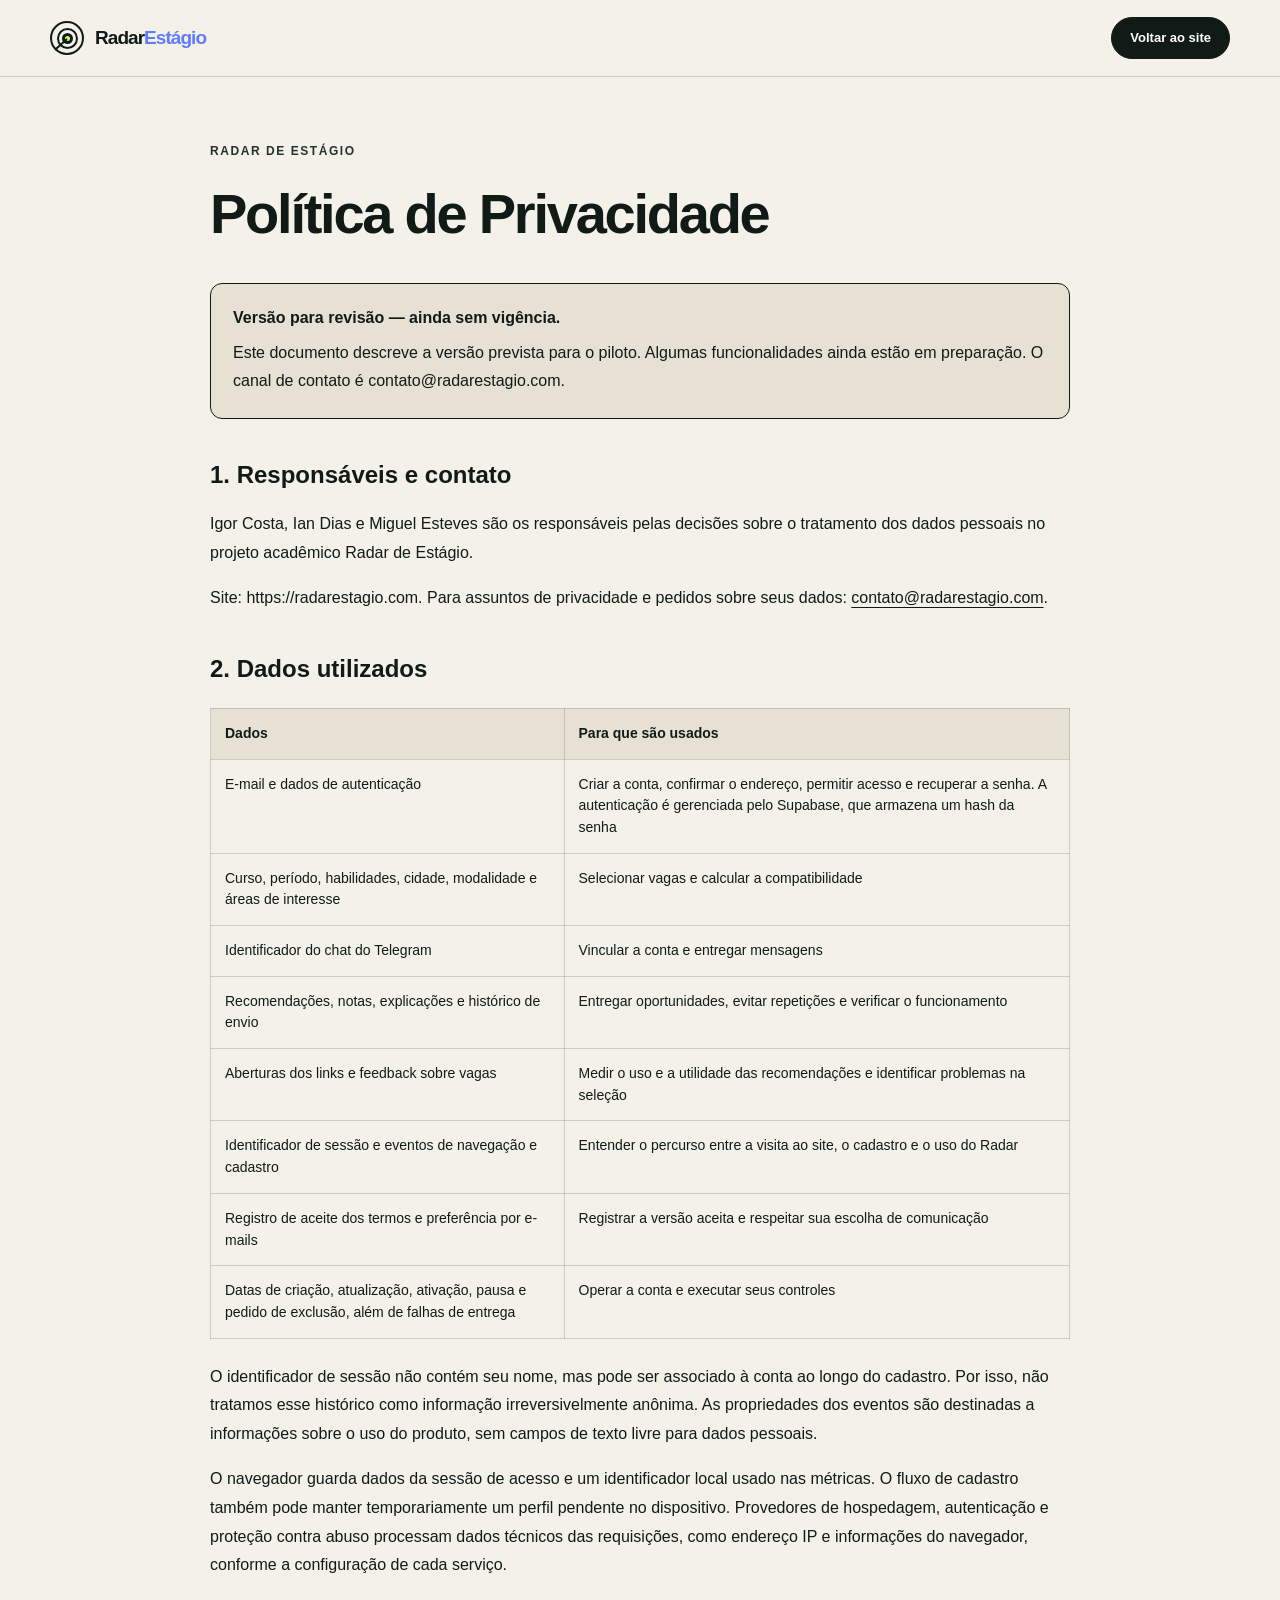
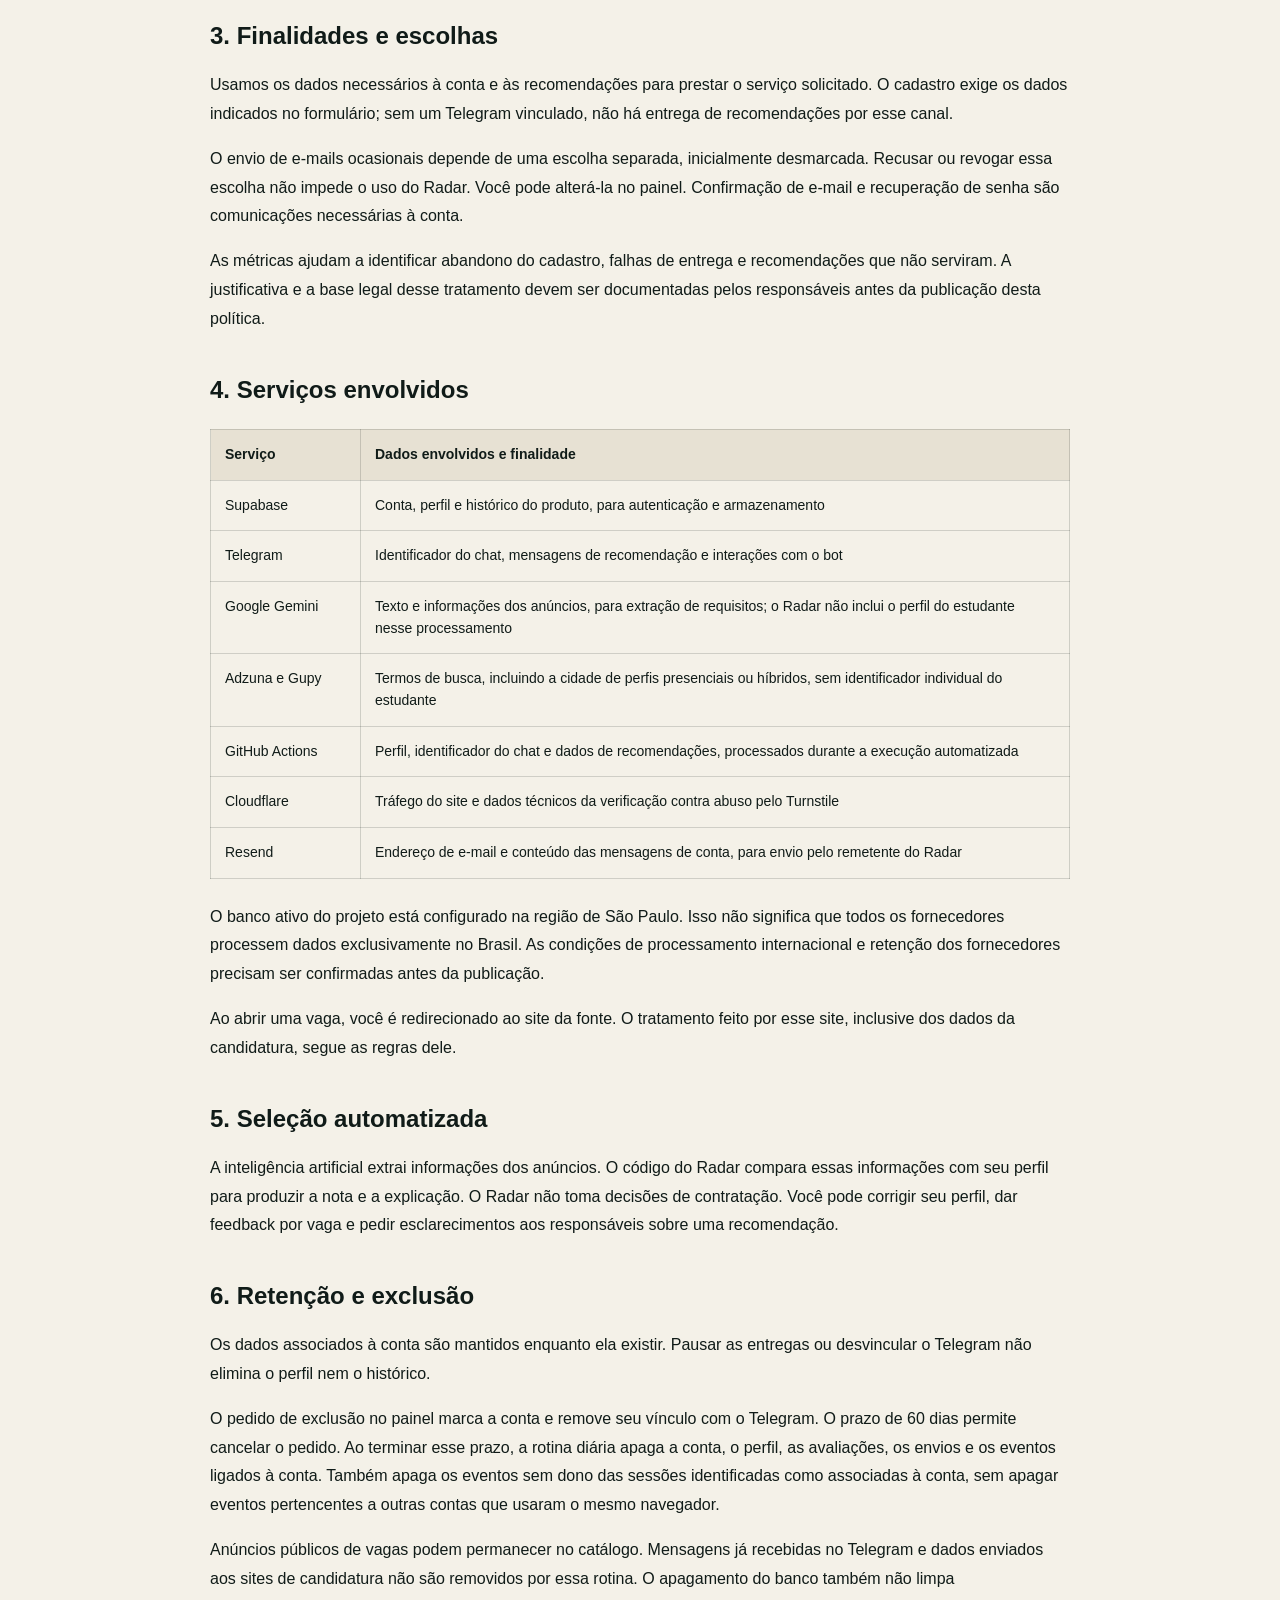
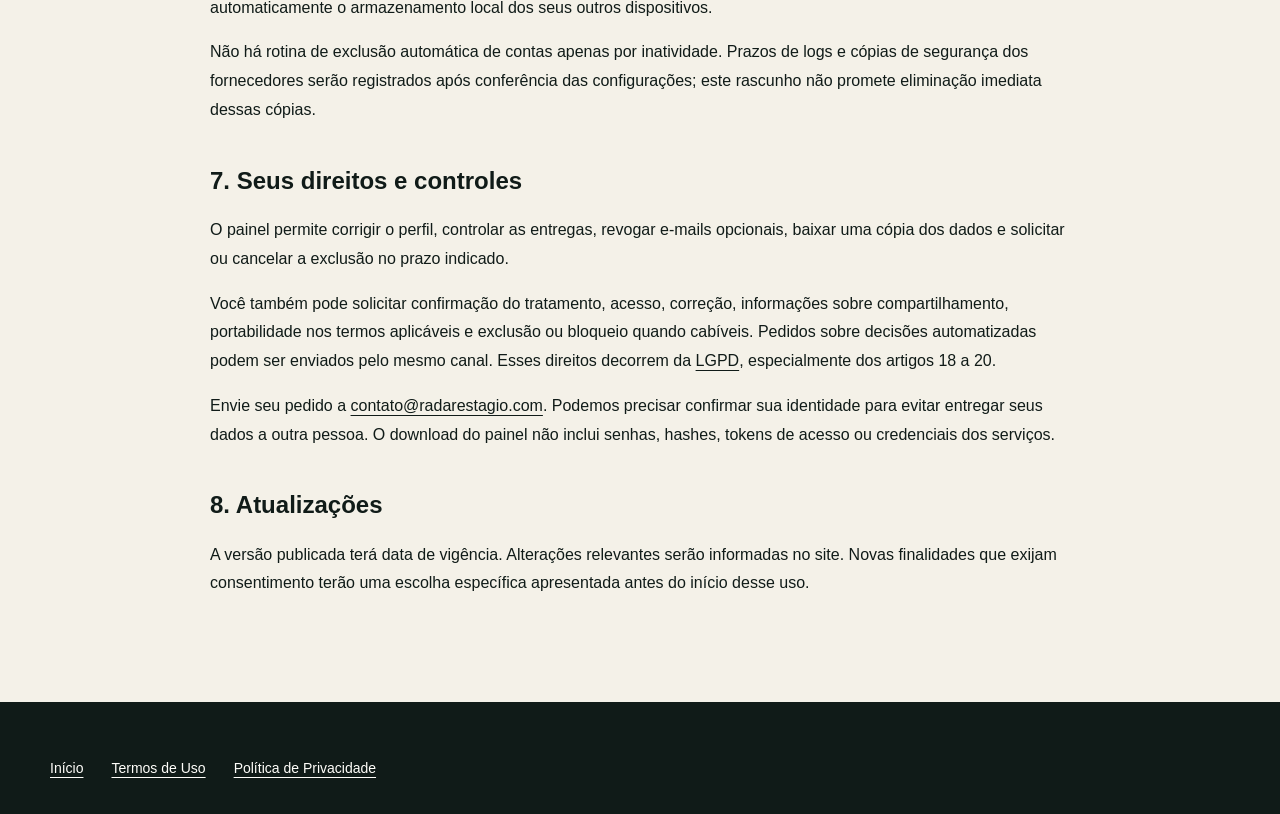
<file: web/privacidade.html>
<!doctype html>
<html lang="pt-BR">
  <head>
    <meta charset="utf-8" />
    <meta name="viewport" content="width=device-width, initial-scale=1" />
    <meta name="theme-color" content="#101b18" />
    <meta name="robots" content="noindex" />
    <title>Política de Privacidade — Radar de Estágio</title>
    <link rel="stylesheet" href="assets/styles.css" />
  </head>
  <body>
    <a class="skip-link" href="#conteudo">Pular para o conteúdo</a>
    <header class="site-header">
      <div class="container header-inner">
        <a class="brand" href="index.html" aria-label="Radar de Estágio, início"><span class="radar-mark" aria-hidden="true"><i></i></span><span>Radar<span>Estágio</span></span></a>
        <a class="button button-small" href="index.html">Voltar ao site</a>
      </div>
    </header>
    <main class="container legal-document" id="conteudo">
      <p class="eyebrow">Radar de Estágio</p>
      <h1>Política de Privacidade</h1>
      <aside class="legal-notice" aria-label="Situação do documento"><strong>Versão para revisão — ainda sem vigência.</strong><p>Este documento descreve a versão prevista para o piloto. Algumas funcionalidades ainda estão em preparação. O canal de contato é contato@radarestagio.com.</p></aside>
      <h2>1. Responsáveis e contato</h2>
<p>Igor Costa, Ian Dias e Miguel Esteves são os responsáveis pelas decisões sobre o tratamento
dos dados pessoais no projeto acadêmico Radar de Estágio.</p>
<p>Site: https://radarestagio.com.
Para assuntos de privacidade e pedidos sobre seus dados: <a href="mailto:contato@radarestagio.com">contato@radarestagio.com</a>.</p>
<h2>2. Dados utilizados</h2>
<div class="legal-table" role="region" aria-label="Tabela de dados e finalidades" tabindex="0"><table>
<thead>
<tr>
<th>Dados</th>
<th>Para que são usados</th>
</tr>
</thead>
<tbody>
<tr>
<td>E-mail e dados de autenticação</td>
<td>Criar a conta, confirmar o endereço, permitir acesso e recuperar a senha. A autenticação é gerenciada pelo Supabase, que armazena um hash da senha</td>
</tr>
<tr>
<td>Curso, período, habilidades, cidade, modalidade e áreas de interesse</td>
<td>Selecionar vagas e calcular a compatibilidade</td>
</tr>
<tr>
<td>Identificador do chat do Telegram</td>
<td>Vincular a conta e entregar mensagens</td>
</tr>
<tr>
<td>Recomendações, notas, explicações e histórico de envio</td>
<td>Entregar oportunidades, evitar repetições e verificar o funcionamento</td>
</tr>
<tr>
<td>Aberturas dos links e feedback sobre vagas</td>
<td>Medir o uso e a utilidade das recomendações e identificar problemas na seleção</td>
</tr>
<tr>
<td>Identificador de sessão e eventos de navegação e cadastro</td>
<td>Entender o percurso entre a visita ao site, o cadastro e o uso do Radar</td>
</tr>
<tr>
<td>Registro de aceite dos termos e preferência por e-mails</td>
<td>Registrar a versão aceita e respeitar sua escolha de comunicação</td>
</tr>
<tr>
<td>Datas de criação, atualização, ativação, pausa e pedido de exclusão, além de falhas de entrega</td>
<td>Operar a conta e executar seus controles</td>
</tr>
</tbody>
</table></div>
<p>O identificador de sessão não contém seu nome, mas pode ser associado à conta ao longo do
cadastro. Por isso, não tratamos esse histórico como informação irreversivelmente anônima.
As propriedades dos eventos são destinadas a informações sobre o uso do produto, sem campos
de texto livre para dados pessoais.</p>
<p>O navegador guarda dados da sessão de acesso e um identificador local usado nas métricas.
O fluxo de cadastro também pode manter temporariamente um perfil pendente no dispositivo.
Provedores de hospedagem, autenticação e proteção contra abuso processam dados técnicos das
requisições, como endereço IP e informações do navegador, conforme a configuração de cada
serviço.</p>
<h2>3. Finalidades e escolhas</h2>
<p>Usamos os dados necessários à conta e às recomendações para prestar o serviço solicitado.
O cadastro exige os dados indicados no formulário; sem um Telegram vinculado, não há entrega
de recomendações por esse canal.</p>
<p>O envio de e-mails ocasionais depende de uma escolha separada, inicialmente desmarcada.
Recusar ou revogar essa escolha não impede o uso do Radar. Você pode alterá-la no painel.
Confirmação de e-mail e recuperação de senha são comunicações necessárias à conta.</p>
<p>As métricas ajudam a identificar abandono do cadastro, falhas de entrega e recomendações que
não serviram. A justificativa e a base legal desse tratamento devem ser documentadas pelos
responsáveis antes da publicação desta política.</p>
<h2>4. Serviços envolvidos</h2>
<div class="legal-table" role="region" aria-label="Tabela de dados e finalidades" tabindex="0"><table>
<thead>
<tr>
<th>Serviço</th>
<th>Dados envolvidos e finalidade</th>
</tr>
</thead>
<tbody>
<tr>
<td>Supabase</td>
<td>Conta, perfil e histórico do produto, para autenticação e armazenamento</td>
</tr>
<tr>
<td>Telegram</td>
<td>Identificador do chat, mensagens de recomendação e interações com o bot</td>
</tr>
<tr>
<td>Google Gemini</td>
<td>Texto e informações dos anúncios, para extração de requisitos; o Radar não inclui o perfil do estudante nesse processamento</td>
</tr>
<tr>
<td>Adzuna e Gupy</td>
<td>Termos de busca, incluindo a cidade de perfis presenciais ou híbridos, sem identificador individual do estudante</td>
</tr>
<tr>
<td>GitHub Actions</td>
<td>Perfil, identificador do chat e dados de recomendações, processados durante a execução automatizada</td>
</tr>
<tr>
<td>Cloudflare</td>
<td>Tráfego do site e dados técnicos da verificação contra abuso pelo Turnstile</td>
</tr>
<tr>
<td>Resend</td>
<td>Endereço de e-mail e conteúdo das mensagens de conta, para envio pelo remetente do Radar</td>
</tr>
</tbody>
</table></div>
<p>O banco ativo do projeto está configurado na região de São Paulo. Isso não significa que todos
os fornecedores processem dados exclusivamente no Brasil. As condições de processamento
internacional e retenção dos fornecedores precisam ser confirmadas antes da publicação.</p>
<p>Ao abrir uma vaga, você é redirecionado ao site da fonte. O tratamento feito por esse site,
inclusive dos dados da candidatura, segue as regras dele.</p>
<h2>5. Seleção automatizada</h2>
<p>A inteligência artificial extrai informações dos anúncios. O código do Radar compara essas
informações com seu perfil para produzir a nota e a explicação. O Radar não toma decisões de
contratação. Você pode corrigir seu perfil, dar feedback por vaga e pedir esclarecimentos aos
responsáveis sobre uma recomendação.</p>
<h2>6. Retenção e exclusão</h2>
<p>Os dados associados à conta são mantidos enquanto ela existir. Pausar as entregas ou
desvincular o Telegram não elimina o perfil nem o histórico.</p>
<p>O pedido de exclusão no painel marca a conta e remove seu vínculo com o Telegram. O prazo de
60 dias permite cancelar o pedido. Ao terminar esse prazo, a rotina diária apaga a conta,
o perfil, as avaliações, os envios e os eventos ligados à conta. Também apaga os eventos sem
dono das sessões identificadas como associadas à conta, sem apagar eventos pertencentes a
outras contas que usaram o mesmo navegador.</p>
<p>Anúncios públicos de vagas podem permanecer no catálogo. Mensagens já recebidas no Telegram
e dados enviados aos sites de candidatura não são removidos por essa rotina. O apagamento do
banco também não limpa automaticamente o armazenamento local dos seus outros dispositivos.</p>
<p>Não há rotina de exclusão automática de contas apenas por inatividade. Prazos de logs e cópias
de segurança dos fornecedores serão registrados após conferência das configurações; este
rascunho não promete eliminação imediata dessas cópias.</p>
<h2>7. Seus direitos e controles</h2>
<p>O painel permite corrigir o perfil, controlar as entregas, revogar e-mails opcionais, baixar
uma cópia dos dados e solicitar ou cancelar a exclusão no prazo indicado.</p>
<p>Você também pode solicitar confirmação do tratamento, acesso, correção, informações sobre
compartilhamento, portabilidade nos termos aplicáveis e exclusão ou bloqueio quando cabíveis.
Pedidos sobre decisões automatizadas podem ser enviados pelo mesmo canal. Esses direitos
decorrem da <a href="https://www.planalto.gov.br/ccivil_03/_ato2015-2018/2018/lei/l13709compilado.htm">LGPD</a>,
especialmente dos artigos 18 a 20.</p>
<p>Envie seu pedido a <a href="mailto:contato@radarestagio.com">contato@radarestagio.com</a>. Podemos precisar confirmar sua identidade para
evitar entregar seus dados a outra pessoa. O download do painel não inclui senhas, hashes,
tokens de acesso ou credenciais dos serviços.</p>
<h2>8. Atualizações</h2>
<p>A versão publicada terá data de vigência. Alterações relevantes serão informadas no site.
Novas finalidades que exijam consentimento terão uma escolha específica apresentada antes
do início desse uso.</p>
    </main>
    <footer class="site-footer">
      <nav class="container legal-links" aria-label="Documentos e navegação">
        <a href="index.html">Início</a>
        <a href="termos.html">Termos de Uso</a>
        <a href="privacidade.html">Política de Privacidade</a>
      </nav>
    </footer>
  </body>
</html>
</file>
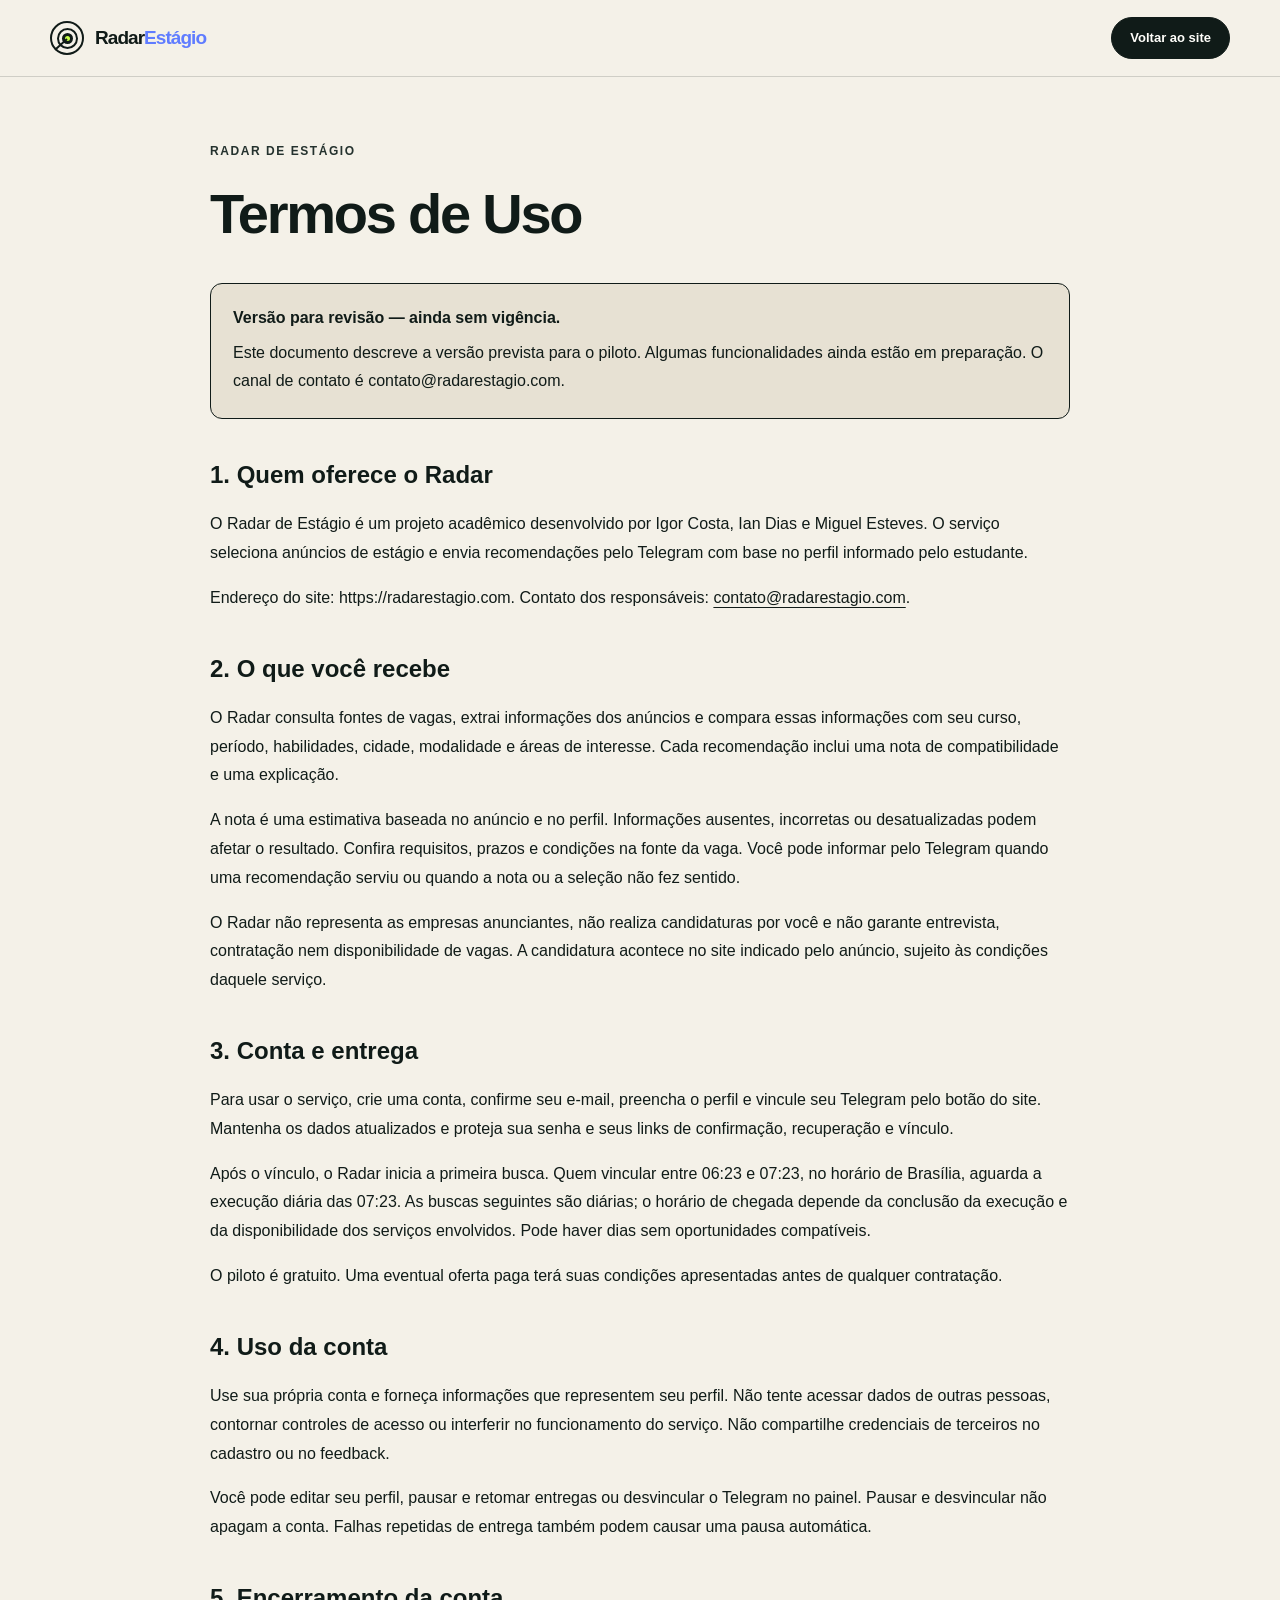
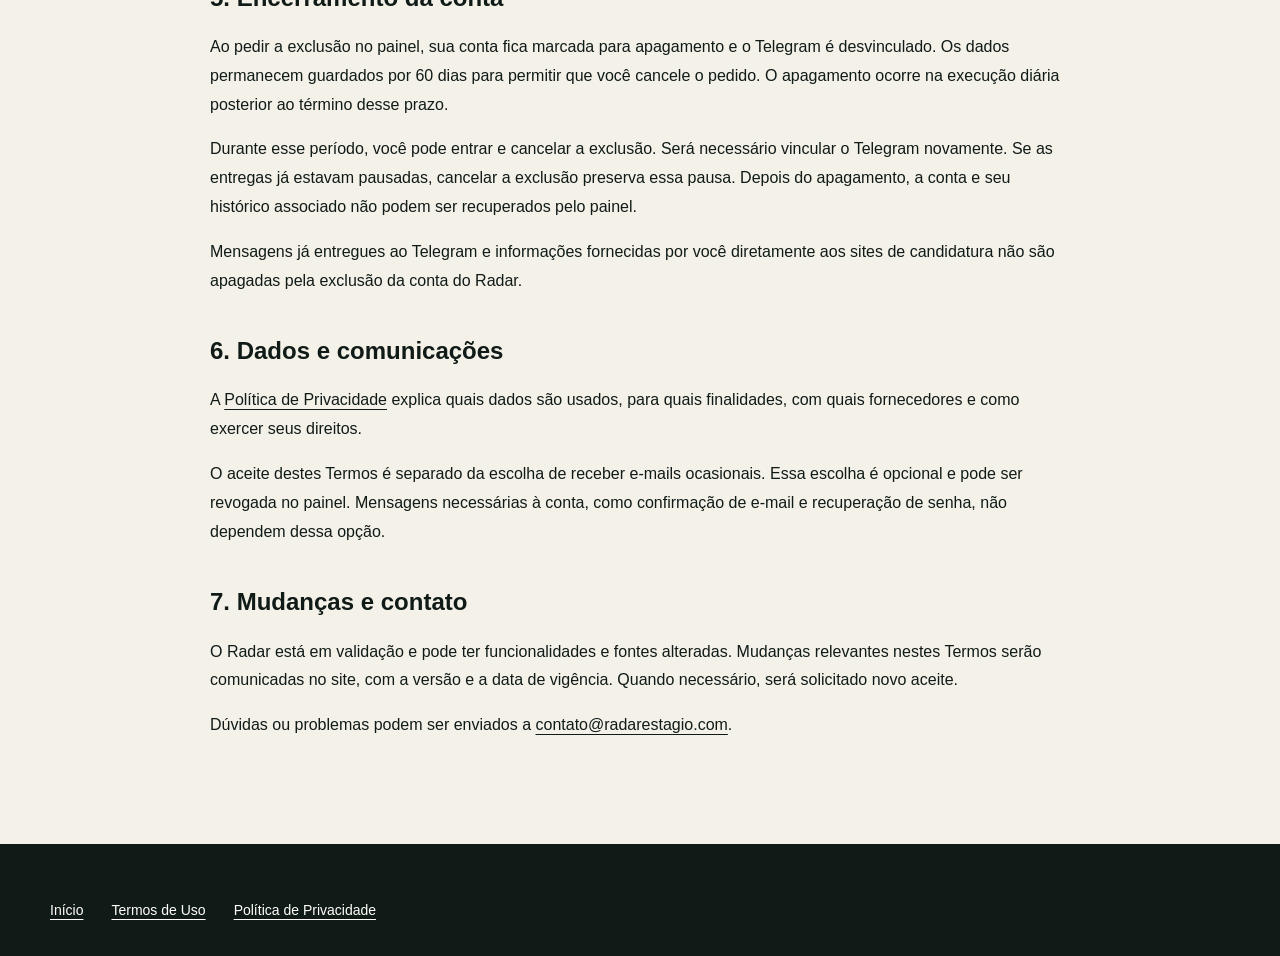
<file: web/termos.html>
<!doctype html>
<html lang="pt-BR">
  <head>
    <meta charset="utf-8" />
    <meta name="viewport" content="width=device-width, initial-scale=1" />
    <meta name="theme-color" content="#101b18" />
    <meta name="robots" content="noindex" />
    <title>Termos de Uso — Radar de Estágio</title>
    <link rel="stylesheet" href="assets/styles.css" />
  </head>
  <body>
    <a class="skip-link" href="#conteudo">Pular para o conteúdo</a>
    <header class="site-header">
      <div class="container header-inner">
        <a class="brand" href="index.html" aria-label="Radar de Estágio, início"><span class="radar-mark" aria-hidden="true"><i></i></span><span>Radar<span>Estágio</span></span></a>
        <a class="button button-small" href="index.html">Voltar ao site</a>
      </div>
    </header>
    <main class="container legal-document" id="conteudo">
      <p class="eyebrow">Radar de Estágio</p>
      <h1>Termos de Uso</h1>
      <aside class="legal-notice" aria-label="Situação do documento"><strong>Versão para revisão — ainda sem vigência.</strong><p>Este documento descreve a versão prevista para o piloto. Algumas funcionalidades ainda estão em preparação. O canal de contato é contato@radarestagio.com.</p></aside>
      <h2>1. Quem oferece o Radar</h2>
<p>O Radar de Estágio é um projeto acadêmico desenvolvido por Igor Costa, Ian Dias e Miguel
Esteves. O serviço seleciona anúncios de estágio e envia recomendações pelo Telegram com base
no perfil informado pelo estudante.</p>
<p>Endereço do site: https://radarestagio.com.
Contato dos responsáveis: <a href="mailto:contato@radarestagio.com">contato@radarestagio.com</a>.</p>
<h2>2. O que você recebe</h2>
<p>O Radar consulta fontes de vagas, extrai informações dos anúncios e compara essas informações
com seu curso, período, habilidades, cidade, modalidade e áreas de interesse. Cada recomendação
inclui uma nota de compatibilidade e uma explicação.</p>
<p>A nota é uma estimativa baseada no anúncio e no perfil. Informações ausentes, incorretas ou
desatualizadas podem afetar o resultado. Confira requisitos, prazos e condições na fonte da vaga.
Você pode informar pelo Telegram quando uma recomendação serviu ou quando a nota ou a seleção
não fez sentido.</p>
<p>O Radar não representa as empresas anunciantes, não realiza candidaturas por você e não garante
entrevista, contratação nem disponibilidade de vagas. A candidatura acontece no site indicado
pelo anúncio, sujeito às condições daquele serviço.</p>
<h2>3. Conta e entrega</h2>
<p>Para usar o serviço, crie uma conta, confirme seu e-mail, preencha o perfil e vincule seu
Telegram pelo botão do site. Mantenha os dados atualizados e proteja sua senha e seus links de
confirmação, recuperação e vínculo.</p>
<p>Após o vínculo, o Radar inicia a primeira busca. Quem vincular entre 06:23 e 07:23, no horário
de Brasília, aguarda a execução diária das 07:23. As buscas seguintes são diárias; o horário
de chegada depende da conclusão da execução e da disponibilidade dos serviços envolvidos.
Pode haver dias sem oportunidades compatíveis.</p>
<p>O piloto é gratuito. Uma eventual oferta paga terá suas condições apresentadas antes de
qualquer contratação.</p>
<h2>4. Uso da conta</h2>
<p>Use sua própria conta e forneça informações que representem seu perfil. Não tente acessar
dados de outras pessoas, contornar controles de acesso ou interferir no funcionamento do
serviço. Não compartilhe credenciais de terceiros no cadastro ou no feedback.</p>
<p>Você pode editar seu perfil, pausar e retomar entregas ou desvincular o Telegram no painel.
Pausar e desvincular não apagam a conta. Falhas repetidas de entrega também podem causar uma
pausa automática.</p>
<h2>5. Encerramento da conta</h2>
<p>Ao pedir a exclusão no painel, sua conta fica marcada para apagamento e o Telegram é
desvinculado. Os dados permanecem guardados por 60 dias para permitir que você cancele o pedido.
O apagamento ocorre na execução diária posterior ao término desse prazo.</p>
<p>Durante esse período, você pode entrar e cancelar a exclusão. Será necessário vincular o
Telegram novamente. Se as entregas já estavam pausadas, cancelar a exclusão preserva essa pausa.
Depois do apagamento, a conta e seu histórico associado não podem ser recuperados pelo painel.</p>
<p>Mensagens já entregues ao Telegram e informações fornecidas por você diretamente aos sites de
candidatura não são apagadas pela exclusão da conta do Radar.</p>
<h2>6. Dados e comunicações</h2>
<p>A <a href="privacidade.html">Política de Privacidade</a> explica quais dados são usados, para
quais finalidades, com quais fornecedores e como exercer seus direitos.</p>
<p>O aceite destes Termos é separado da escolha de receber e-mails ocasionais. Essa escolha é
opcional e pode ser revogada no painel. Mensagens necessárias à conta, como confirmação de
e-mail e recuperação de senha, não dependem dessa opção.</p>
<h2>7. Mudanças e contato</h2>
<p>O Radar está em validação e pode ter funcionalidades e fontes alteradas. Mudanças relevantes
nestes Termos serão comunicadas no site, com a versão e a data de vigência. Quando necessário,
será solicitado novo aceite.</p>
<p>Dúvidas ou problemas podem ser enviados a <a href="mailto:contato@radarestagio.com">contato@radarestagio.com</a>.</p>
    </main>
    <footer class="site-footer">
      <nav class="container legal-links" aria-label="Documentos e navegação">
        <a href="index.html">Início</a>
        <a href="termos.html">Termos de Uso</a>
        <a href="privacidade.html">Política de Privacidade</a>
      </nav>
    </footer>
  </body>
</html>
</file>
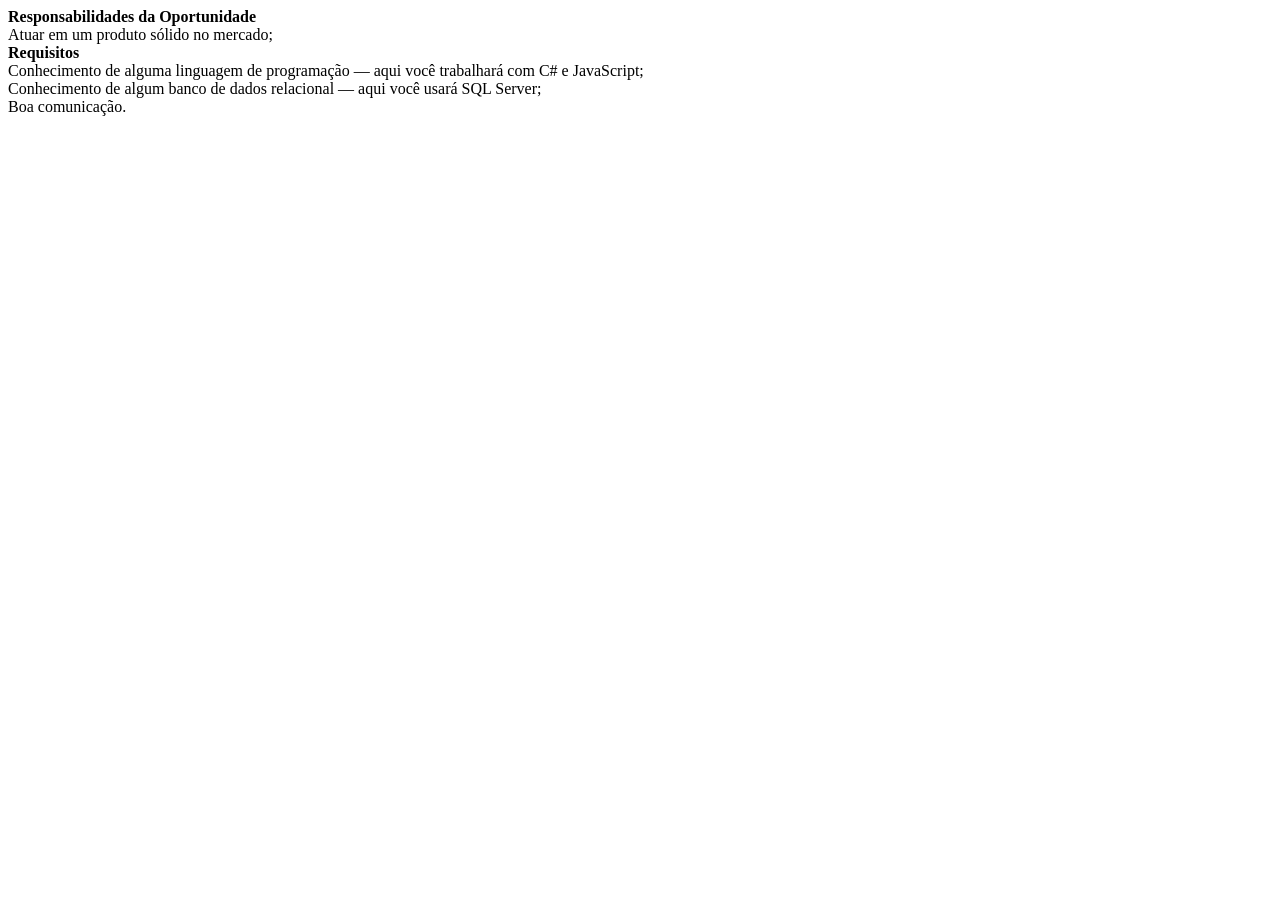
<file: tests/fixtures/adzuna_detalhe.html>
<!doctype html>
<html lang="pt-BR">
  <body>
    <section class="adp-body mx-4 mb-4 text-sm">
      <strong>Responsabilidades da Oportunidade</strong><br />
      Atuar em um produto sólido no mercado;<br />
      <strong>Requisitos</strong><br />
      Conhecimento de alguma linguagem de programação — aqui você trabalhará com C# e JavaScript;<br />
      Conhecimento de algum banco de dados relacional — aqui você usará SQL Server;<br />
      Boa comunicação.
    </section>
  </body>
</html>
</file>
<file: web/assets/styles.css>
:root {
  --ink: #101b18;
  --ink-soft: #24322e;
  --paper: #f4f1e8;
  --paper-deep: #e7e1d3;
  --white: #fffefa;
  --lime: #c7ff4a;
  --lime-deep: #a8e72a;
  --blue: #5f7cff;
  --muted: #69736f;
  --line: rgba(16, 27, 24, 0.16);
  --shadow: 0 24px 70px rgba(16, 27, 24, 0.16);
  --radius-sm: 12px;
  --radius-md: 22px;
  --radius-lg: 34px;
  --container: 1180px;
}

* { box-sizing: border-box; }
html { scroll-behavior: smooth; }
body {
  margin: 0;
  color: var(--ink);
  background: var(--paper);
  font-family: Inter, ui-sans-serif, -apple-system, BlinkMacSystemFont, "Segoe UI", sans-serif;
  line-height: 1.55;
  -webkit-font-smoothing: antialiased;
}
button, input, select { font: inherit; }
button, a { -webkit-tap-highlight-color: transparent; }
a { color: inherit; text-decoration: none; }
p, h1, h2, h3 { margin-top: 0; }
.container { width: min(calc(100% - 40px), var(--container)); margin-inline: auto; }
.section { padding: 112px 0; }

.skip-link {
  position: fixed; left: 16px; top: -80px; z-index: 1000;
  padding: 12px 18px; color: var(--white); background: var(--ink); border-radius: 8px;
}
.skip-link:focus { top: 16px; }

.site-header {
  position: sticky; top: 0; z-index: 50;
  border-bottom: 1px solid var(--line);
  background: rgba(244, 241, 232, 0.9);
  backdrop-filter: blur(16px);
}
.header-inner { height: 76px; display: flex; align-items: center; justify-content: space-between; gap: 28px; }
.brand { display: inline-flex; align-items: center; gap: 11px; font-size: 19px; font-weight: 850; letter-spacing: -0.05em; }
.brand > span:last-child > span { color: var(--blue); }
.radar-mark {
  position: relative; display: inline-grid; place-items: center; flex: 0 0 auto;
  width: 34px; height: 34px; border: 2px solid currentColor; border-radius: 50%;
}
.radar-mark::before { content: ""; width: 17px; height: 17px; border: 2px solid currentColor; border-radius: 50%; }
.radar-mark::after { content: ""; position: absolute; width: 16px; height: 2px; background: currentColor; transform: rotate(-42deg); transform-origin: right; right: 15px; top: 15px; }
.radar-mark i { position: absolute; width: 5px; height: 5px; border-radius: 50%; background: var(--lime); box-shadow: 0 0 0 3px var(--ink); }
.desktop-nav { display: flex; align-items: center; gap: 34px; margin-left: auto; }
.desktop-nav a { font-size: 14px; font-weight: 720; color: var(--ink-soft); }
.desktop-nav a:hover { color: var(--blue); }

.button {
  display: inline-flex; align-items: center; justify-content: center; gap: 12px;
  min-height: 48px; padding: 0 22px; border: 1.5px solid var(--ink); border-radius: 999px;
  color: var(--ink); background: transparent; font-weight: 800; cursor: pointer;
  transition: transform 160ms ease, box-shadow 160ms ease, background 160ms ease;
}
.button:hover { transform: translateY(-2px); }
.button:focus-visible, .text-link:focus-visible, a:focus-visible, input:focus-visible, select:focus-visible { outline: 3px solid var(--blue); outline-offset: 3px; }
.button-small { min-height: 42px; padding-inline: 18px; font-size: 13px; background: var(--ink); color: var(--white); }
.button-primary { border-color: var(--lime); background: var(--lime); box-shadow: 0 8px 0 var(--ink); }
.button-primary:hover { background: var(--lime-deep); box-shadow: 0 10px 0 var(--ink); }
.button-large { min-height: 58px; padding-inline: 27px; font-size: 16px; }
.button-ghost { border-color: var(--line); }

.hero { position: relative; overflow: hidden; min-height: 710px; padding: 92px 0 100px; }
.hero-grid {
  position: absolute; inset: 0; opacity: 0.44; pointer-events: none;
  background-image: linear-gradient(var(--line) 1px, transparent 1px), linear-gradient(90deg, var(--line) 1px, transparent 1px);
  background-size: 48px 48px;
  mask-image: linear-gradient(to right, transparent 0, black 42%, black 100%);
}
.hero-layout { position: relative; display: grid; grid-template-columns: 1.04fr 0.96fr; gap: 72px; align-items: center; }
.eyebrow { display: flex; align-items: center; gap: 9px; margin-bottom: 20px; color: var(--ink-soft); font-size: 12px; font-weight: 850; letter-spacing: 0.13em; text-transform: uppercase; }
.eyebrow > span { display: inline-block; width: 24px; height: 3px; background: var(--blue); }
.eyebrow-light { color: rgba(255, 254, 250, 0.72); }
.eyebrow-light > span { background: var(--lime); }
.hero h1 { max-width: 720px; margin-bottom: 26px; font-size: clamp(48px, 5.3vw, 78px); line-height: 0.99; letter-spacing: -0.065em; }
.hero h1 em { display: block; color: var(--blue); font-family: Georgia, "Times New Roman", serif; font-weight: 500; letter-spacing: -0.045em; }
.hero-lead { max-width: 620px; margin-bottom: 32px; color: var(--ink-soft); font-size: 18px; line-height: 1.65; }
.hero-actions { display: flex; align-items: center; gap: 22px; }
.hero-actions p { max-width: 170px; margin: 0; color: var(--muted); font-size: 12px; line-height: 1.35; }
.trust-list { display: flex; flex-wrap: wrap; gap: 22px; padding: 0; margin: 36px 0 0; list-style: none; color: var(--ink-soft); font-size: 13px; font-weight: 700; }
.trust-list span { display: inline-grid; place-items: center; width: 20px; height: 20px; margin-right: 5px; border-radius: 50%; color: var(--ink); background: var(--lime); }

.hero-demo { position: relative; min-height: 540px; display: grid; place-items: center; }
.orbit { position: absolute; border: 1px solid rgba(16, 27, 24, 0.22); border-radius: 50%; }
.orbit-one { width: 510px; height: 510px; }
.orbit-two { width: 390px; height: 390px; }
.telegram-card {
  position: relative; z-index: 2; width: min(100%, 430px); padding: 14px;
  border: 1px solid rgba(255,255,255,.5); border-radius: 28px; background: #dbe7e3;
  box-shadow: var(--shadow); transform: rotate(1.7deg);
}
.telegram-header { display: flex; align-items: center; gap: 10px; padding: 5px 7px 14px; }
.bot-avatar { display: grid; place-items: center; width: 44px; height: 44px; border-radius: 50%; color: var(--white); background: var(--ink); }
.radar-mark-small { width: 25px; height: 25px; border-width: 1.5px; }
.radar-mark-small::before { width: 12px; height: 12px; border-width: 1.5px; }
.radar-mark-small::after { width: 11px; right: 11px; top: 11px; height: 1.5px; }
.radar-mark-small i { width: 3px; height: 3px; box-shadow: 0 0 0 2px var(--ink); }
.telegram-header div:nth-child(2) { display: flex; flex-direction: column; line-height: 1.15; }
.telegram-header strong { font-size: 14px; }
.telegram-header span { color: var(--muted); font-size: 11px; }
.telegram-header time { margin-left: auto; color: var(--muted); font-size: 11px; }
.message-bubble { padding: 23px; border-radius: 18px 18px 6px 18px; background: var(--white); }
.message-kicker { margin-bottom: 15px; color: var(--blue); font-size: 9px; font-weight: 900; letter-spacing: .13em; }
.match-row { display: grid; grid-template-columns: 1fr auto; gap: 16px; align-items: start; }
.match-row h2 { margin-bottom: 4px; font-size: 20px; line-height: 1.2; letter-spacing: -.035em; }
.match-row p { margin: 0; color: var(--muted); font-size: 12px; }
.score { display: grid; place-items: center; min-width: 62px; min-height: 62px; border-radius: 50%; background: var(--lime); line-height: 1; }
.score strong { font-size: 22px; }
.score span { font-size: 8px; font-weight: 800; text-transform: uppercase; }
.match-reason { display: flex; gap: 10px; margin: 20px 0 14px; padding: 14px; border: 1px solid var(--paper-deep); border-radius: var(--radius-sm); background: #f8f6ef; }
.match-reason > span { color: var(--blue); font-size: 20px; }
.match-reason p { margin: 0; font-size: 12px; line-height: 1.55; }
.message-tags { display: flex; flex-wrap: wrap; gap: 6px; }
.message-tags span { padding: 5px 9px; border-radius: 999px; color: var(--ink-soft); background: var(--paper-deep); font-size: 10px; font-weight: 750; }
.fake-link { display: flex; justify-content: space-between; margin-top: 18px; padding-top: 15px; border-top: 1px solid var(--line); color: var(--blue); font-size: 12px; font-weight: 850; }
.typing { width: max-content; margin: 9px 0 0 auto; padding: 8px 11px; border-radius: 12px 12px 4px 12px; background: var(--blue); }
.typing i { display: inline-block; width: 5px; height: 5px; margin: 0 2px; border-radius: 50%; background: var(--white); opacity: .85; animation: blink 1.2s infinite; }
.typing i:nth-child(2) { animation-delay: .15s; }.typing i:nth-child(3) { animation-delay: .3s; }
@keyframes blink { 0%, 60%, 100% { transform: translateY(0); opacity: .55; } 30% { transform: translateY(-3px); opacity: 1; } }
.floating-note { position: absolute; z-index: 4; display: flex; flex-direction: column; min-width: 128px; padding: 14px 17px; border: 1px solid var(--ink); background: var(--lime); box-shadow: 5px 5px 0 var(--ink); transform: rotate(-4deg); }
.floating-note strong { font-size: 18px; line-height: 1.1; }.floating-note span { font-size: 10px; font-weight: 750; }
.note-top { top: 45px; right: -8px; }.note-bottom { bottom: 39px; left: -6px; transform: rotate(3deg); background: var(--white); }

.proof-strip { border-top: 1px solid var(--line); border-bottom: 1px solid var(--line); background: var(--white); }
.proof-inner { min-height: 88px; display: flex; align-items: center; justify-content: space-between; gap: 30px; }
.proof-inner p { margin: 0; font-size: 13px; }
.proof-items { display: flex; align-items: center; gap: 38px; color: var(--muted); font-size: 12px; font-weight: 900; letter-spacing: .12em; }

.section-heading { margin-bottom: 56px; }
.split-heading { display: grid; grid-template-columns: 1fr 1.45fr .85fr; gap: 40px; align-items: end; }
.split-heading .eyebrow { align-self: start; margin-top: 9px; }
.split-heading h2, .how-copy h2, .transparency-copy h2, .final-card h2 { margin-bottom: 0; font-size: clamp(36px, 4vw, 58px); line-height: 1.03; letter-spacing: -.055em; }
.split-heading > p:last-child { margin: 0; color: var(--muted); font-size: 15px; }
.benefit-grid { display: grid; grid-template-columns: repeat(3, 1fr); gap: 18px; }
.benefit-card { min-height: 350px; display: flex; flex-direction: column; padding: 28px; border: 1px solid var(--line); border-radius: var(--radius-md); }
.card-dark { color: var(--white); background: var(--ink); }.card-lime { background: var(--lime); }.card-paper { background: var(--white); }
.card-index { margin-left: auto; font-size: 11px; font-weight: 900; letter-spacing: .12em; opacity: .6; }
.card-icon { width: 52px; height: 52px; display: grid; place-items: center; margin: auto 0 20px; border: 1px solid currentColor; border-radius: 50%; font-size: 24px; }
.benefit-card h3 { margin-bottom: 12px; font-size: 24px; letter-spacing: -.035em; }
.benefit-card p { margin: 0; opacity: .76; font-size: 14px; }

.how { color: var(--white); background: var(--ink); }
.how-layout { display: grid; grid-template-columns: .9fr 1.1fr; gap: 100px; align-items: start; }
.how-copy { position: sticky; top: 120px; }
.how-copy > p:not(.eyebrow) { max-width: 470px; margin: 26px 0; color: rgba(255,255,255,.63); }
.text-link { padding: 0 0 6px; border: 0; border-bottom: 2px solid var(--lime); color: var(--lime); background: none; font-weight: 850; cursor: pointer; }
.steps { padding: 0; margin: 0; list-style: none; }
.steps li { display: grid; grid-template-columns: 74px 1fr; gap: 22px; padding: 35px 0; border-top: 1px solid rgba(255,255,255,.16); }
.steps li:last-child { border-bottom: 1px solid rgba(255,255,255,.16); }
.step-number { width: 52px; height: 52px; display: grid; place-items: center; border: 1px solid rgba(255,255,255,.32); border-radius: 50%; color: var(--lime); font-size: 11px; font-weight: 900; }
.steps h3 { margin-bottom: 8px; font-size: 24px; }.steps p { max-width: 480px; margin: 0; color: rgba(255,255,255,.6); }

.transparency-layout { display: grid; grid-template-columns: 1fr 1fr; gap: 95px; align-items: center; }
.signal-panel { position: relative; min-height: 500px; overflow: hidden; border: 1px solid var(--line); border-radius: var(--radius-lg); background: var(--white); }
.signal-panel::before { content: ""; position: absolute; inset: 0; background-image: radial-gradient(rgba(16,27,24,.15) 1px, transparent 1px); background-size: 20px 20px; }
.signal-rings { position: absolute; inset: 50% auto auto 50%; width: 380px; height: 380px; transform: translate(-50%, -50%); }
.signal-rings span { position: absolute; inset: 0; border: 1px solid var(--ink); border-radius: 50%; }
.signal-rings span:nth-child(2) { inset: 65px; }.signal-rings span:nth-child(3) { inset: 130px; }
.signal-rings::before, .signal-rings::after { content: ""; position: absolute; z-index: 2; background: var(--ink); }
.signal-rings::before { width: 1px; height: 100%; left: 50%; }.signal-rings::after { width: 100%; height: 1px; top: 50%; }
.signal-rings i { position: absolute; z-index: 3; left: 50%; top: 50%; width: 10px; height: 10px; border-radius: 50%; background: var(--blue); box-shadow: 0 0 0 10px rgba(95,124,255,.18); }
.signal-label { position: absolute; z-index: 4; padding: 9px 13px; border: 1px solid var(--ink); background: var(--white); box-shadow: 3px 3px 0 var(--ink); font-size: 11px; font-weight: 800; }
.label-one { left: 10%; top: 18%; background: var(--lime); }.label-two { right: 7%; top: 45%; }.label-three { left: 16%; bottom: 16%; background: var(--paper-deep); }
.transparency-copy > p:not(.eyebrow) { margin: 26px 0; color: var(--muted); font-size: 16px; }
.transparency-copy ul { padding: 0; margin: 0; list-style: none; }
.transparency-copy li { display: flex; align-items: center; gap: 12px; padding: 13px 0; border-top: 1px solid var(--line); font-size: 14px; font-weight: 720; }
.transparency-copy li:last-child { border-bottom: 1px solid var(--line); }.transparency-copy li span { color: var(--blue); }

.final-cta { padding-top: 45px; }
.final-card { display: grid; grid-template-columns: 1.35fr .65fr; gap: 70px; align-items: end; padding: 60px; border-radius: var(--radius-lg); color: var(--white); background: var(--blue); box-shadow: 0 12px 0 var(--ink); }
.final-card h2 { max-width: 750px; }.final-action { text-align: center; }.final-action p { margin: 17px 0 0; color: rgba(255,255,255,.74); font-size: 11px; }
.site-footer { padding: 34px 0; color: rgba(255,255,255,.6); background: var(--ink); }
.footer-inner { display: flex; align-items: center; gap: 35px; }.brand-footer { color: var(--white); }.footer-inner p { margin: 0; font-size: 11px; }.footer-inner p:nth-child(2) { margin-left: auto; }
.footer-privacy { margin-top: 24px; padding-top: 18px; border-top: 1px solid rgba(255,255,255,.14); }.footer-privacy p { max-width: 780px; margin: 0; font-size: 11px; line-height: 1.75; }.footer-privacy strong { color: var(--white); }
.legal-links { display: flex; flex-wrap: wrap; gap: 16px 28px; padding-top: 22px; color: var(--white); font-size: 14px; }
.legal-links a, .legal-document a, .privacy-note a { text-decoration: underline; text-underline-offset: 4px; }
.legal-document { max-width: 860px; padding-block: 64px 88px; overflow-wrap: anywhere; }
.legal-document h1 { font-size: clamp(34px, 7vw, 56px); line-height: 1.12; letter-spacing: -.04em; }
.legal-document h2 { margin-top: 40px; font-size: 24px; line-height: 1.3; }
.legal-document p { line-height: 1.8; }
.legal-notice { padding: 22px; border: 1px solid var(--ink); border-radius: var(--radius-sm); background: var(--paper-deep); }
.legal-notice p { margin: 8px 0 0; }
.legal-table { max-width: 100%; overflow-x: auto; margin-block: 24px; }
.legal-table table { width: 100%; border-collapse: collapse; text-align: left; font-size: 14px; }
.legal-table th, .legal-table td { min-width: 150px; padding: 14px; border: 1px solid var(--line); vertical-align: top; }
.legal-table th { background: var(--paper-deep); }
.legal-document a:focus-visible, .legal-links a:focus-visible, .legal-table:focus-visible { outline: 3px solid var(--blue); outline-offset: 4px; }
[hidden] { display: none !important; }
.consent-fields { display: grid; gap: 16px; margin-block: 22px; font-size: 13px; }
.consent-fields label { display: flex; align-items: flex-start; gap: 10px; }
.consent-fields input { flex-shrink: 0; margin-top: 4px; }
.consent-fields a { text-decoration: underline; }
.password-field { display: flex; gap: 8px; }
.password-field input { min-width: 0; }
.password-field button, .auth-help button { border: 0; background: transparent; color: var(--ink); cursor: pointer; text-decoration: underline; font-size: 12px; }
.auth-help { display: flex; flex-wrap: wrap; gap: 16px; margin-block: 20px; }
#assistance-form { display: grid; gap: 24px; margin-block: 24px; }
#captcha-container { margin-top: 20px; }

.signup-dialog { width: min(1050px, calc(100% - 28px)); max-height: min(780px, calc(100dvh - 28px)); padding: 0; overflow: hidden; border: 0; border-radius: 28px; background: var(--white); box-shadow: 0 30px 100px rgba(0,0,0,.35); }
.signup-dialog::backdrop { background: rgba(10, 18, 16, .74); backdrop-filter: blur(6px); }
.dialog-shell { position: relative; display: grid; grid-template-columns: .78fr 1.22fr; min-height: 650px; }
.dialog-close { position: absolute; right: 16px; top: 14px; z-index: 4; width: 38px; height: 38px; border: 1px solid var(--line); border-radius: 50%; color: var(--ink); background: var(--white); font-size: 24px; line-height: 1; cursor: pointer; }
.dialog-intro { display: flex; flex-direction: column; padding: 54px 42px 38px; color: var(--white); background: var(--ink); }
.radar-mark-dialog { width: 48px; height: 48px; margin-bottom: 72px; }.radar-mark-dialog::before { width: 24px; height: 24px; }.radar-mark-dialog::after { width: 23px; right: 21px; top: 21px; }
.dialog-intro h2 { margin-bottom: 20px; font-size: 38px; line-height: 1.05; letter-spacing: -.05em; }.dialog-intro > p:not(.eyebrow) { color: rgba(255,255,255,.64); font-size: 14px; }
.account-state { display: flex; flex-direction: column; gap: 14px; padding: 8px 0 10px; }
.account-state h2 { font-size: 30px; line-height: 1.08; letter-spacing: -.04em; }
.account-state > p { color: var(--ink-soft); font-size: 14px; }
.account-schedule { color: var(--ink-faint); font-size: 13px; }
.account-actions { display: flex; flex-wrap: wrap; gap: 10px; }
.account-danger { display: flex; flex-direction: column; align-items: flex-start; gap: 8px; padding-top: 14px; border-top: 1px solid var(--line); }
.account-danger .text-link { color: var(--ink-soft); font-size: 13px; }
.account-confirm { display: flex; flex-direction: column; gap: 12px; padding: 14px; border: 1px solid var(--line); border-radius: 12px; background: var(--paper); }
.account-confirm p { font-size: 14px; }
.privacy-note { margin-top: auto; padding-top: 22px; border-top: 1px solid rgba(255,255,255,.16); color: rgba(255,255,255,.58); font-size: 11px; }.privacy-note span { color: var(--lime); }
.dialog-form-area { overflow-y: auto; padding: 46px 54px 36px; }
.progress-wrap { margin-bottom: 39px; }.progress-meta { display: flex; justify-content: space-between; margin-bottom: 9px; color: var(--muted); font-size: 11px; font-weight: 800; text-transform: uppercase; letter-spacing: .08em; }
.progress-track { height: 5px; overflow: hidden; border-radius: 99px; background: var(--paper-deep); }.progress-track span { display: block; width: 33%; height: 100%; background: var(--blue); transition: width 260ms ease; }
.form-step { display: none; padding: 0; border: 0; }.form-step.is-active { display: block; animation: step-in 220ms ease; }
@keyframes step-in { from { opacity: 0; transform: translateX(10px); } to { opacity: 1; transform: translateX(0); } }
.form-step legend { padding: 0; font-size: 28px; font-weight: 850; letter-spacing: -.04em; }.step-help { margin: 5px 0 28px; color: var(--muted); font-size: 13px; }
.field-grid { display: grid; grid-template-columns: 1fr 1fr; gap: 20px; }.field-full { grid-column: 1 / -1; }
.field { display: flex; flex-direction: column; gap: 7px; color: var(--ink-soft); font-size: 12px; font-weight: 750; }
.field input, .field select { width: 100%; min-height: 49px; padding: 0 14px; border: 1px solid var(--line); border-radius: 10px; color: var(--ink); background: var(--white); }
.field select { display: block; align-self: stretch; height: 52px; min-width: 100%; padding-right: 42px; appearance: none; -webkit-appearance: none; background-image: linear-gradient(45deg, transparent 50%, var(--ink-soft) 50%), linear-gradient(135deg, var(--ink-soft) 50%, transparent 50%); background-position: calc(100% - 19px) 22px, calc(100% - 14px) 22px; background-repeat: no-repeat; background-size: 5px 5px, 5px 5px; }
.field input::placeholder { color: #9ca39f; }.field input:user-invalid { border-color: #c94848; background: #fff9f7; }.field small { color: var(--muted); font-size: 10px; font-weight: 500; }
.skill-picker, .selected-skills { display: flex; flex-wrap: wrap; gap: 9px; }
.skill-picker { margin-bottom: 22px; }
.skill-picker button, .selected-skills button { min-height: 38px; padding: 0 13px; border: 1px solid var(--line); border-radius: 999px; color: var(--ink-soft); background: var(--white); font: inherit; font-size: 11px; font-weight: 750; cursor: pointer; }
.skill-picker button:hover, .skill-picker button.is-selected { border-color: var(--blue); color: var(--blue); background: rgba(95,124,255,.08); }
.selected-skills { min-height: 0; margin-top: 14px; }
.selected-skills:empty { display: none; }
.selected-skills button { border-color: var(--ink); color: var(--ink); background: var(--lime); }
.skill-picker button:focus-visible, .selected-skills button:focus-visible { outline: 3px solid var(--blue); outline-offset: 2px; }
.account-switch { margin: 18px 0 0; color: var(--muted); font-size: 12px; text-align: right; }
.account-switch button { padding: 0; border: 0; color: var(--blue); background: transparent; font-weight: 800; cursor: pointer; }
.account-switch button:focus-visible { outline: 3px solid var(--blue); outline-offset: 3px; }
.option-grid { display: grid; grid-template-columns: repeat(4, 1fr); gap: 8px; }.option-grid label { cursor: pointer; }.option-grid input { position: absolute; width: 1px; height: 1px; opacity: 0; }
.option-grid span { min-height: 46px; display: grid; place-items: center; border: 1px solid var(--line); border-radius: 10px; background: var(--white); font-size: 11px; }
.option-grid input:checked + span { border-color: var(--blue); color: var(--blue); background: rgba(95,124,255,.08); box-shadow: inset 0 0 0 1px var(--blue); }.option-grid input:focus-visible + span { outline: 3px solid var(--blue); outline-offset: 2px; }
.form-actions { display: flex; justify-content: space-between; gap: 12px; margin-top: 30px; }.form-actions-end { justify-content: flex-end; }
.form-message { margin: 20px 0 0; padding: 12px 14px; border: 1px solid #c94848; border-radius: 10px; color: #8c2f2f; background: #fff9f7; font-size: 12px; }
.form-message[hidden] { display: none; }
.success-state { max-width: 510px; padding-top: 45px; }.success-state[hidden] { display: none; }.success-icon { width: 66px; height: 66px; display: grid; place-items: center; margin-bottom: 30px; border: 2px solid var(--ink); border-radius: 50%; color: var(--ink); background: var(--lime); box-shadow: 5px 5px 0 var(--ink); font-size: 29px; font-weight: 900; }.success-state h2 { margin-bottom: 16px; font-size: 38px; line-height: 1.05; letter-spacing: -.05em; }.success-state > p:not(.eyebrow) { margin-bottom: 28px; color: var(--muted); }.success-actions { display: flex; flex-wrap: wrap; gap: 14px; }.success-actions [hidden] { display: none; }
@media (max-width: 980px) {
  .desktop-nav { display: none; }
  .hero-layout, .transparency-layout { grid-template-columns: 1fr; }
  .hero-copy { max-width: 760px; }
  .hero-demo { width: min(100%, 620px); margin-inline: auto; }
  .split-heading { grid-template-columns: 1fr 1fr; }.split-heading .eyebrow { grid-column: 1 / -1; }
  .how-layout { gap: 55px; }.final-card { grid-template-columns: 1fr; }.final-action { text-align: left; }
  .proof-inner { align-items: flex-start; flex-direction: column; padding: 24px 0; }.proof-items { width: 100%; justify-content: space-between; }
}

@media (max-width: 760px) {
  .container { width: min(calc(100% - 28px), var(--container)); }.section { padding: 78px 0; }
  .header-inner { height: 68px; }.header-inner > .button { min-height: 38px; padding: 0 13px; font-size: 11px; }.brand { font-size: 17px; }.radar-mark { width: 30px; height: 30px; }
  .hero { min-height: 0; padding: 70px 0 72px; }.hero-grid { mask-image: linear-gradient(to bottom, transparent, black); }.hero-layout { gap: 52px; }.hero h1 { font-size: clamp(45px, 13vw, 64px); }.hero-lead { font-size: 16px; }.hero-actions { align-items: stretch; flex-direction: column; }.hero-actions p { max-width: none; text-align: center; }.button-large { width: 100%; }
  .trust-list { gap: 12px; flex-direction: column; }.hero-demo { min-height: 480px; }.orbit-one { width: 420px; height: 420px; }.orbit-two { width: 320px; height: 320px; }.telegram-card { width: calc(100% - 18px); }.floating-note { min-width: 108px; padding: 10px 12px; }.note-top { right: 0; }.note-bottom { left: 0; }
  .proof-items { gap: 18px; flex-wrap: wrap; justify-content: flex-start; }.split-heading, .benefit-grid, .how-layout, .transparency-layout { grid-template-columns: 1fr; }.split-heading { gap: 20px; }.benefit-grid { gap: 12px; }.benefit-card { min-height: 300px; }.how-copy { position: static; }.steps { margin-top: 18px; }.steps li { grid-template-columns: 58px 1fr; gap: 14px; }.signal-panel { min-height: 410px; }.signal-rings { width: 320px; height: 320px; }
  .final-cta { padding-top: 10px; }.final-card { gap: 35px; padding: 38px 25px; }.footer-inner { align-items: flex-start; flex-direction: column; gap: 18px; }.footer-inner p:nth-child(2) { margin-left: 0; }
  .signup-dialog { width: calc(100% - 12px); max-height: calc(100dvh - 12px); overflow-y: auto; border-radius: 19px; }.dialog-shell { display: block; min-height: 0; }.dialog-intro { padding: 28px 25px 24px; }.dialog-intro .radar-mark-dialog { width: 36px; height: 36px; margin-bottom: 27px; }.dialog-intro h2 { padding-right: 28px; margin-bottom: 10px; font-size: 27px; }.dialog-intro > p:not(.eyebrow) { display: none; }.privacy-note { padding-top: 18px; }.dialog-form-area { padding: 28px 23px; }.progress-wrap { margin-bottom: 26px; }.field-grid { grid-template-columns: 1fr; gap: 14px; }.field-full { grid-column: auto; }.option-grid { grid-template-columns: 1fr 1fr; }.form-actions .button { flex: 1; padding-inline: 13px; }.success-state { padding: 10px 0 25px; }
}

@media (prefers-reduced-motion: reduce) {
  *, *::before, *::after { scroll-behavior: auto !important; animation-duration: .01ms !important; animation-iteration-count: 1 !important; transition-duration: .01ms !important; }
}
</file>
